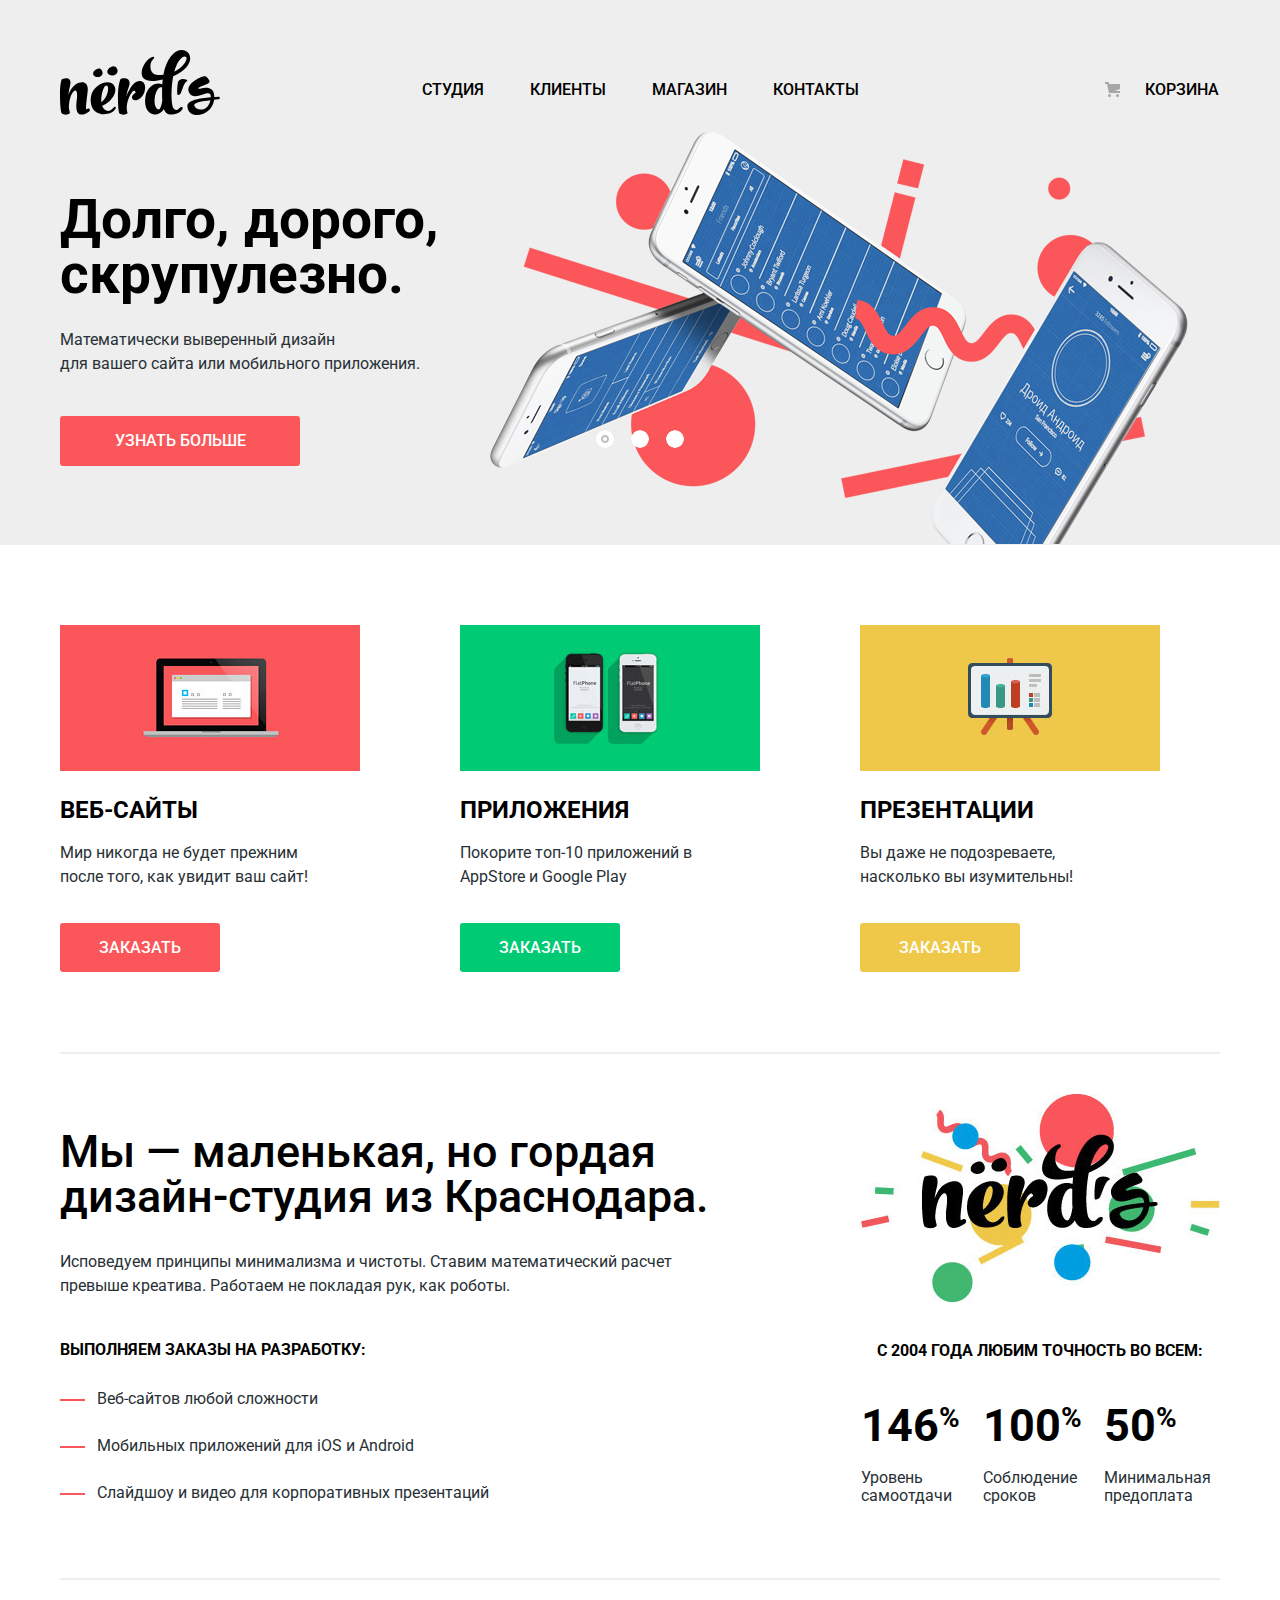
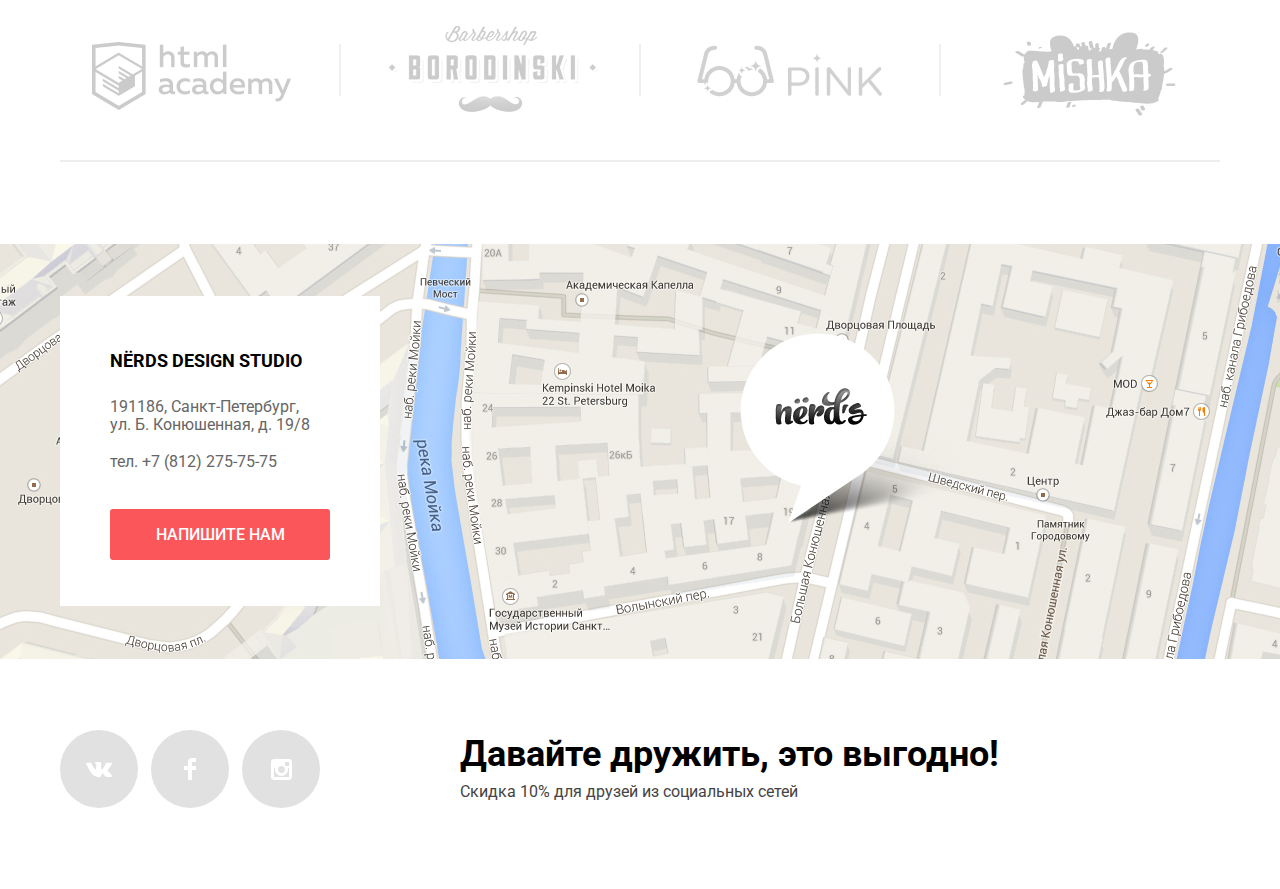
<file: index.html>
<!DOCTYPE html>
<html lang="ru">
	<head>
		<meta charset="utf-8">
		<title>HTML Academy: Нёрдс</title>
		<link href="https://fonts.googleapis.com/css?family=Roboto:400,500,700&amp;subset=cyrillic" rel="stylesheet">
		<link rel="stylesheet" href="css/normalize.css">
		<link href="css/style.min.css" rel="stylesheet">
	</head>
	<body>
		<header class="main-header">
			<nav class="main-navigation container">
				<img src="img/index_logo.svg" width="160" height="65" alt="Логотип дизайн-студии Нёрдс">
				<ul class="site-navigation">
					<li><a href="info.html">Студия</a></li>
					<li><a href="customers.html">Клиенты</a></li>
					<li><a href="shop.html">Магазин</a></li>
					<li><a href="contacts.html">Контакты</a></li>
				</ul>
				<ul class="user-navigation">
					<li>
						<a class="basket" href="basket.html">Корзина</a>
					</li>
				</ul>
			</nav>
			<section class="slider">
				<h2 class="visually-hidden">Достоинства</h2>
				<input type="radio" id="btn-1" name="toggle" checked>
				<input type="radio" id="btn-2" name="toggle">
				<input type="radio" id="btn-3" name="toggle">
				<div class="slider-controls">
					<label for="btn-1"></label>
					<label for="btn-2"></label>
					<label for="btn-3"></label>
				</div>
				<div class="slides">
					<div class="slide">
						<div class="slide-text">
							<div class="slide-title">Долго, дорого,<br>скрупулезно.</div>
							<p>
							Математически выверенный дизайн<br>
							для вашего сайта или мобильного приложения.
							</p>
							<a class="btn" href="#">Узнать больше</a>
						</div>
					</div>
					<div class="slide">
						<div class="slide-text">
							<div class="slide-title">Любим математику как никто другой</div>
							<p>
							Никакого креатива, только математические формулы для расчета идеальных пропорций.
							</p>
							<a class="btn" href="#">Узнать больше</a>
						</div>
					</div>
					<div class="slide">
						<div class="slide-text">
							<div class="slide-title">Только ночь,<br>только хардкор</div>
							<p>
							Работать днем, как все? Мы против этого.<br>
							Ближе к полуночи работа только начинается.
							</p>
							<a class="btn" href="#">Узнать больше</a>
						</div>
					</div>
				</div>
			</section>
		</header>

		<main class="container">
			<h1 class="visually-hidden">Дизайн-студия Нёрдс</h1>

				<section class="services">
					<h2 class="visually-hidden">Услуги</h2>
					<ul class="services-list">
						<li class="services-item site">
							<h3>Веб-сайты</h3>
							<p>Мир никогда не будет прежним после того, как увидит ваш сайт!</p>
							<a class="button" href="#">Заказать</a>
						</li>
						<li class="services-item application">
							<h3>Приложения</h3>
							<p>Покорите топ-10 приложений в AppStore и Google Play</p>
							<a class="button" href="#">Заказать</a>
						</li>
						<li class="services-item present">
							<h3>Презентации</h3>
							<p>Вы даже не подозреваете, насколько вы изумительны!</p>
							<a class="button" href="#">Заказать</a>
						</li>
					</ul>
				</section>

			<div class="index-columns">

				<section class="rules">
					<h2 class="visually-hidden">Принципы работы</h2>
					<b>Мы&nbsp;&mdash;&nbsp;маленькая, но гордая дизайн-студия из Краснодара.</b>
					<p>Исповедуем принципы минимализма и чистоты. Ставим математический расчет превыше креатива. Работаем не покладая рук, как роботы.</p>
					<h4>Выполняем заказы на разработку:</h4>
					<ul class="rules-work">
						<li>Веб-сайтов любой сложности</li>
						<li>Мобильных приложений для iOS и Android</li>
						<li>Слайдшоу и видео для корпоративных презентаций</li>
					</ul>
				</section>

				<section class="statistic">
					<img src="img/logo_color.jpg" width="360" height="208" alt="Логотип дизайн-студии Нёрдс">
					<h4>С 2004 года любим точность во всем:</h4>
					<table class="statistic-information">
						<tr>
							<td>146<sup>%</sup></td>
							<td>100<sup>%</sup></td>
							<td>50<sup>%</sup></td>
						</tr>
						<tr>
							<th>Уровень самоотдачи</th>
							<th>Соблюдение сроков</th>
							<th>Минимальная предоплата</th>
						</tr>
					</table>
				</section>

			</div>

			<div class="index-columns">

				<section class="partners">
					<h2 class="visually-hidden">Партнеры</h2>
					<ul class="partners-list">
						<li class="partners-item">
							<a href="https://htmlacademy.ru/intensive/htmlcss">
								<img src="img/logo_html_academy.png" width="260" height="180" alt="Логотип HTML Academy">
							</a>
						</li>
						<li class="partners-item">
							<a href="#">
								<img src="img/logo_borodinski.png" width="260" height="180" alt="Логотип барбершопа «Бородинский»">
							</a>
						</li>
						<li class="partners-item">
							<a href="#">
								<img src="img/logo_pink.png" width="260" height="180" alt="Логотип Pink">
							</a>
						</li>
						<li class="partners-item">
							<a href="#">
								<img src="img/logo_mishka.png" width="260" height="180" alt="Логотип Mishka">
							</a>
						</li>
					</ul>
				</section>

			</div>

		</main>

		<footer class="main-footer first">
			<section class="contacts">
				<div class="footer-map">
					<iframe src="https://yandex.ru/map-widget/v1/?um=constructor%3A973f37b8e18fad8cecb287490aceb77c16fa410164eb9d74e59cbac8e528ae6a&amp;lang=ru_RU&amp;scroll=true&amp;source=constructor" width="1440" height="415"></iframe>
				</div>
				<div class="container">
					<div class="footer-contacts">
						<b>Nёrds Design Studio</b>
						<p>
						191186, Санкт-Петербург,<br>
						ул. Б. Конюшенная, д. 19/8
						</p>
						<p class="mobile">
						тел. <a href="tel:+78122757575">+7 (812) 275-75-75</a>
						</p>
						<a class="button button-contacts" href="contacts.html" >Напишите нам</a>
					</div>
				</div>
			</section>
			<section class="social container">
				<div class="footer-social">
					<ul>
						<li>
							<a class="social-button" href="#">
								<span class="visually-hidden">Вконтакте</span>
								<svg xmlns="http://www.w3.org/2000/svg" width="26" height="15" viewBox="0 0 26 15">
									<path fill="#FFF" d="M16.138 11.51c.956-.309 2.18 2.04 3.483 2.939.978.681 1.727.534 1.727.534l3.473-.05s1.815-.112.957-1.554c-.071-.12-.503-1.069-2.585-3.022-2.177-2.043-1.882-1.712.739-5.244 1.597-2.153 2.236-3.468 2.036-4.028-.192-.539-1.365-.399-1.365-.399L20.69.713c-.381.001-.704.119-.851.515-.003.004-.621 1.666-1.445 3.079-1.741 2.989-2.436 3.148-2.724 2.961-.661-.433-.494-1.737-.494-2.664 0-2.897.432-4.105-.846-4.417-.427-.104-.739-.172-1.828-.182-1.392-.021-2.574 0-3.244.329-.445.223-.786.712-.579.74.26.035.843.16 1.155.586.401.552.389 1.789.389 1.789s.229 3.411-.54 3.834c-.528.29-1.25-.302-2.803-3.016-.793-1.388-1.392-2.922-1.392-2.922s-.116-.285-.326-.441c-.25-.185-.6-.244-.6-.244L.848.684S.29.7.085.946c-.182.218-.015.668-.015.668s2.909 6.881 6.203 10.347c3.02 3.182 6.452 2.971 6.452 2.971h1.555s.469-.054.709-.312c.224-.24.214-.691.214-.691s-.031-2.109.935-2.419z">
									</path>
								</svg>
							</a>
						</li>
						<li>
							<a class="social-button" href="#">
								<span class="visually-hidden">Фейсбук</span>
								<svg xmlns="http://www.w3.org/2000/svg" width="12" height="22" viewBox="0 0 12 22">
									<path fill="#FFF" d="M12 4V0H8a4 4 0 0 0-4 4v4H0v4h4v10h4V12h4V8H8V4h4z">
									</path>
								</svg>
							</a>
						</li>
						<li>
							<a class="social-button" href="#">
								<span class="visually-hidden">Инстаграм</span>
								<svg xmlns="http://www.w3.org/2000/svg" width="21" height="21" viewBox="0 0 21 21">
									<path fill="#FFF" d="M18 0H3C1.35 0 0 1.35 0 3v15c0 1.65 1.35 3 3 3h15c1.65 0 3-1.35 3-3V3c0-1.65-1.35-3-3-3zm-7.5 7c1.93 0 3.5 1.57 3.5 3.5S12.43 14 10.5 14 7 12.43 7 10.5 8.57 7 10.5 7zM18 18H3V9h1.181A6.504 6.504 0 0 0 4 10.5a6.5 6.5 0 1 0 13 0 6.45 6.45 0 0 0-.181-1.5H18v9zm0-11h-4V3h4v4z">
									</path>
								</svg>
							</a>
						</li>
					</ul>
				</div>
				<div class="footer-social-slogan">
					<b>Давайте дружить, это выгодно!</b>
					<p>Скидка 10% для друзей из социальных сетей</p>
				</div>
			</section>
		</footer>

		<section class="modal modal-write-us">
			<h2>Напишите нам</h2>
			<form class="write-us-form" action="https://echo.htmlacademy.ru" method="post">
				<p class="write-us-item">
					<label for="write-us-name">Ваше имя:</label>
					<input id="write-us-name" type="text" name="login" value="" placeholder="Представьтесь, пожалуйста">
				</p>
				<p class="write-us-item">
					<label for="write-us-mail">Ваш e-mail:</label>
					<input id="write-us-mail" type="email" name="mail" value="" placeholder="Для отправки ответа">
				</p>
				<p class="write-us-item-text">
					<label for="text-field">Текст письма:</label>
					<textarea name="text" id="text-field" rows="5" placeholder="В свободной форме"></textarea>
				</p>
				<button class="button" type="submit">Отправить</button>
			</form>
			<button class="modal-close" type="button"><span class="visually-hidden">Закрыть</span></button>
		</section>

		<script src="js/script.min.js"></script>

	</body>
</html>
</file>
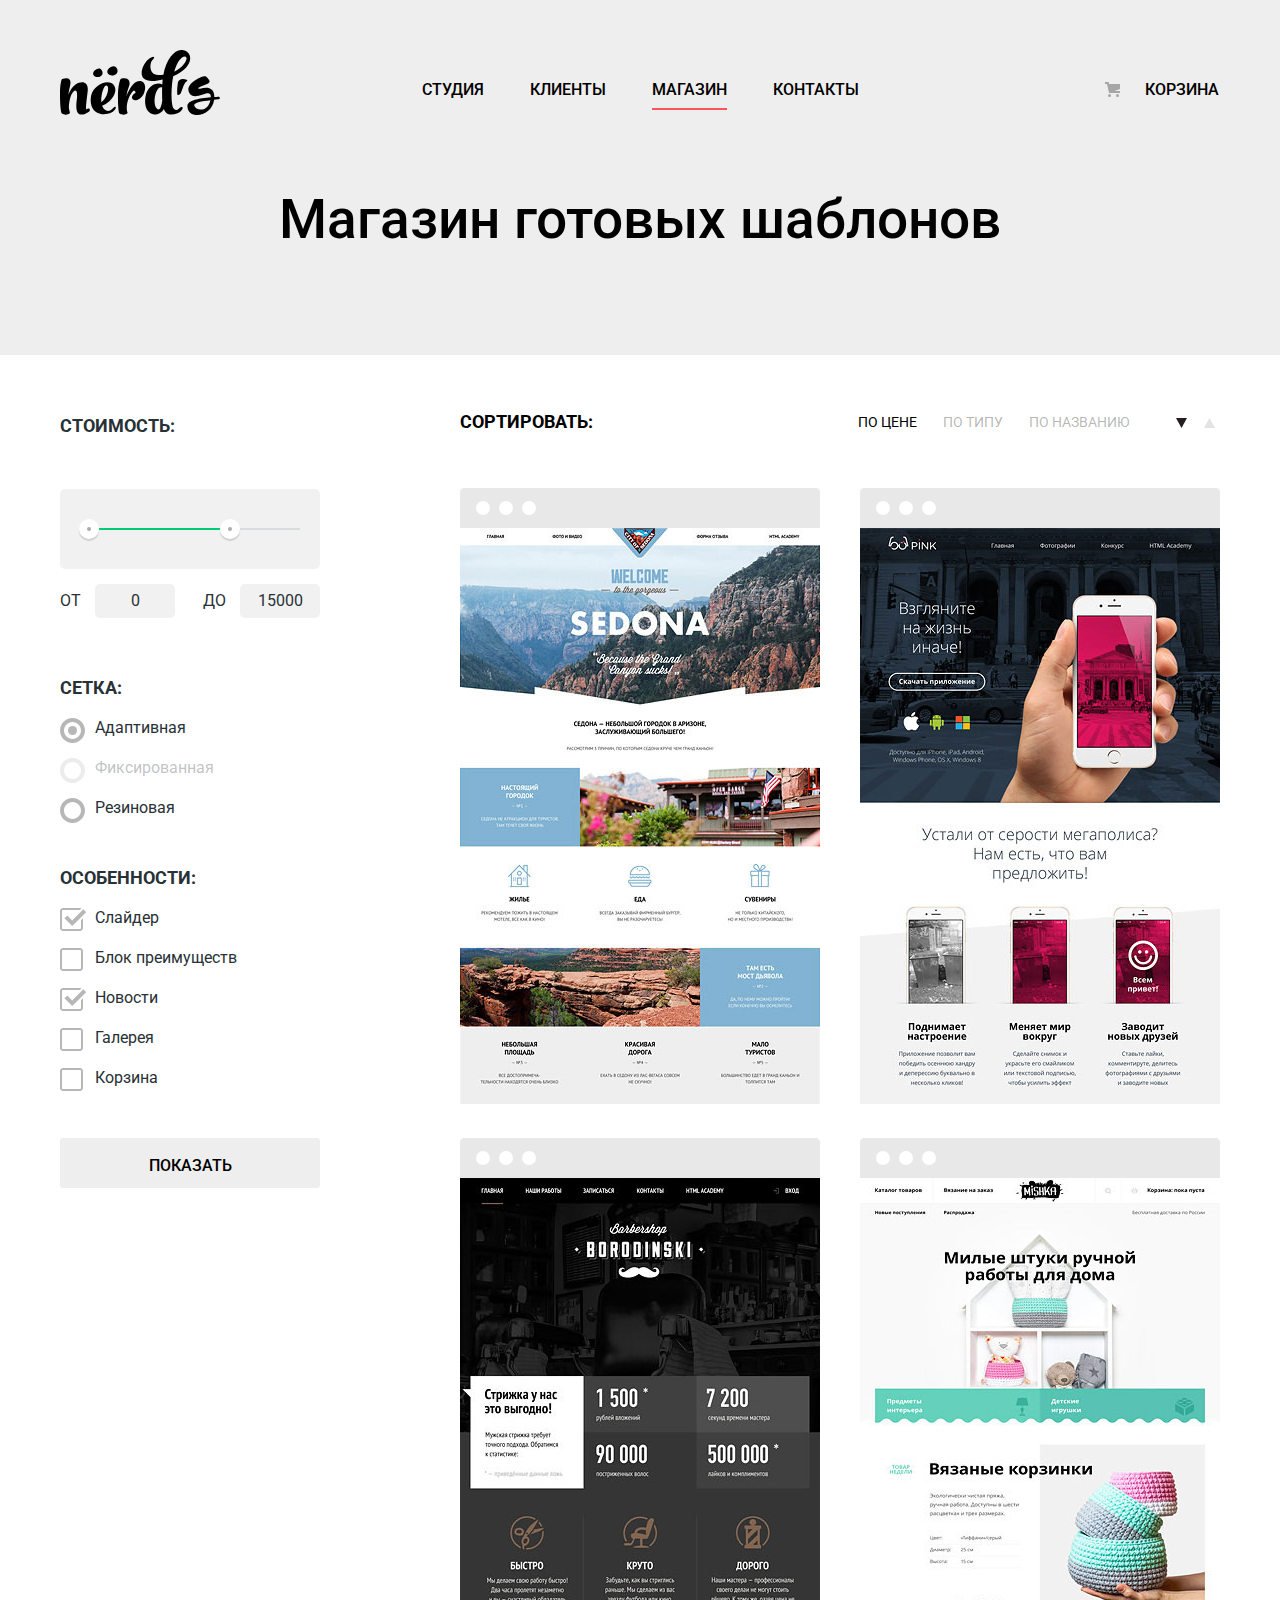
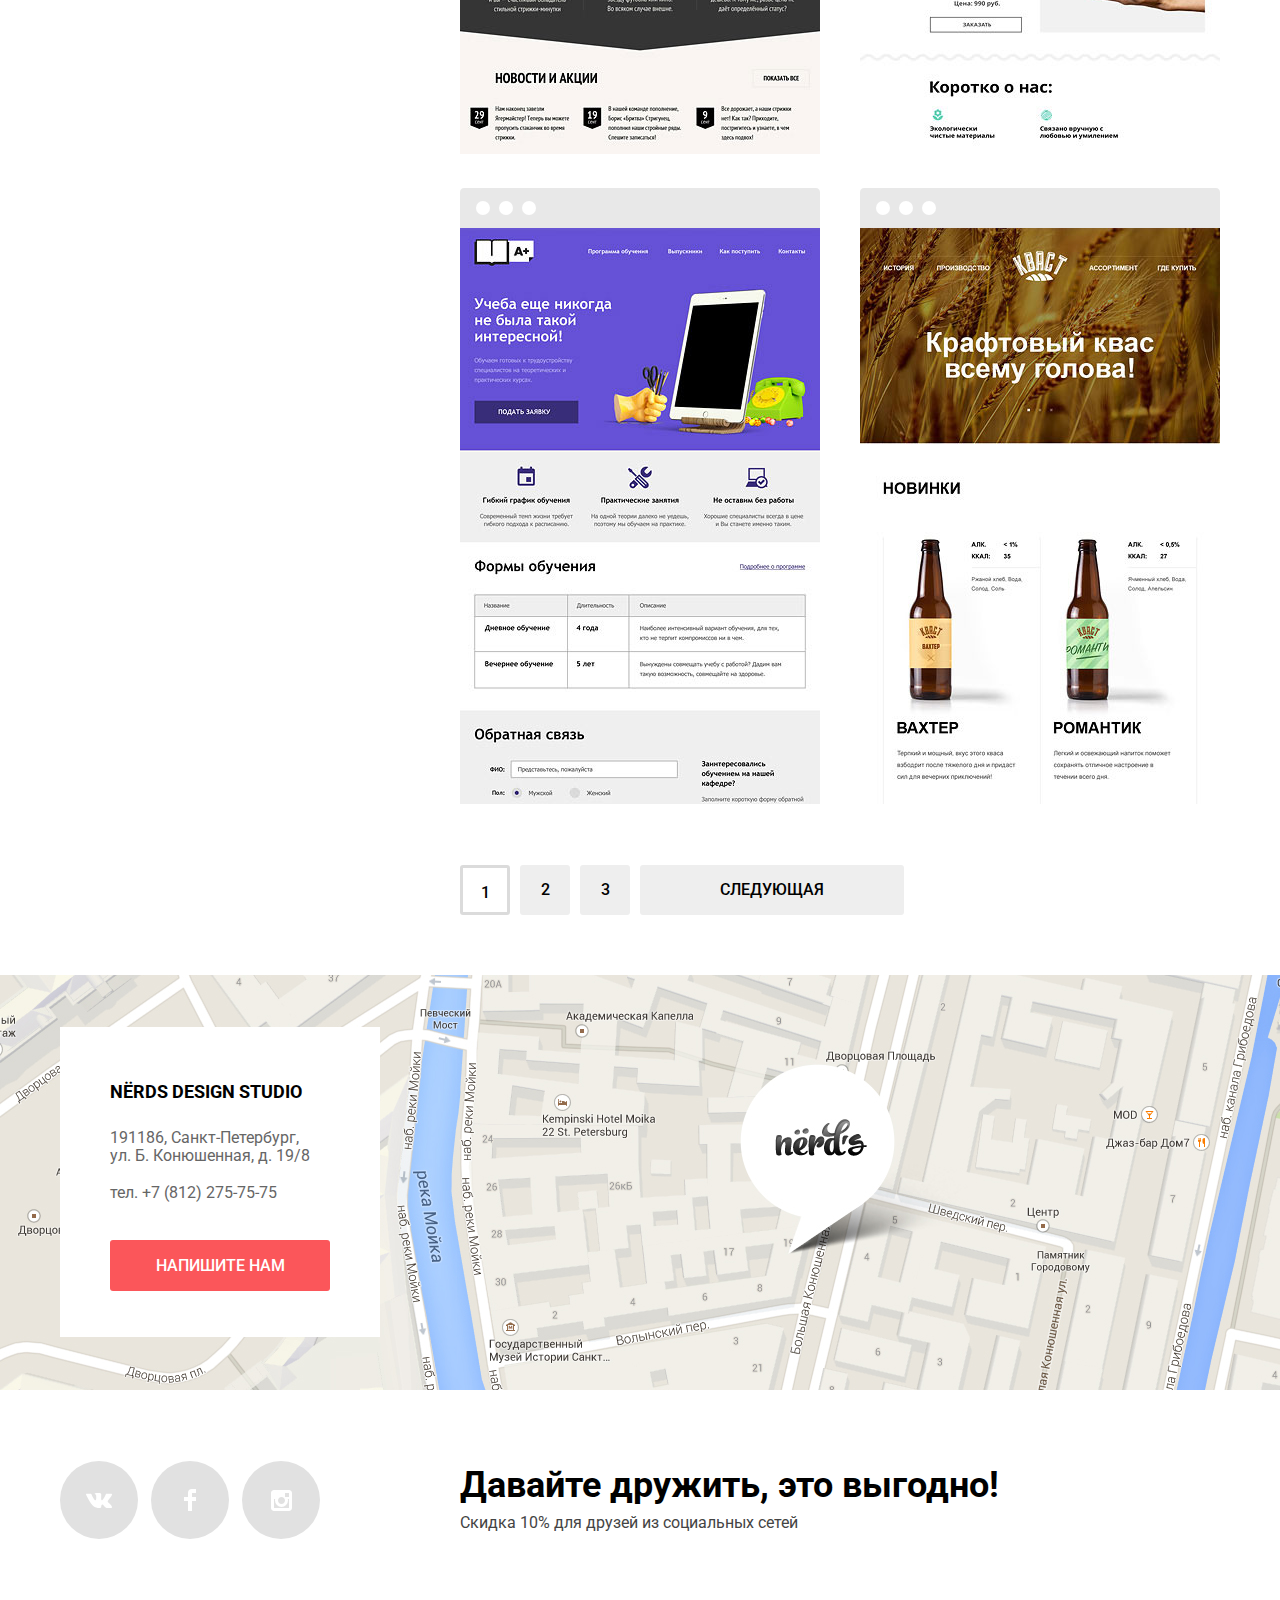
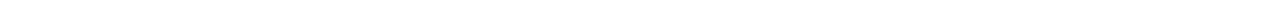
<file: shop.html>
<!DOCTYPE html>
<html lang="ru">
	<head>
		<meta charset="utf-8">
		<title>HTML Academy: Нёрдс</title>
		<link href="https://fonts.googleapis.com/css?family=Roboto:400,500,700&amp;subset=cyrillic" rel="stylesheet">
		<link rel="stylesheet" href="css/normalize.css">
		<link href="css/style.min.css" rel="stylesheet">
	</head>
	<body>
		<header class="main-header">
			<nav class="main-navigation container">
				<a class="logo" href="index.html">
					<img src="img/index_logo.svg" width="160" height="65" alt="Логотип дизайн-студии Нёрдс">
				</a>
				<ul class="site-navigation">
					<li><a href="info.html">Студия</a></li>
					<li><a href="customers.html">Клиенты</a></li>
					<li class="site-navigation-current"><a>Магазин</a></li>
					<li><a href="contacts.html">Контакты</a></li>
				</ul>
				<ul class="user-navigation">
					<li>
						<a class="basket" href="basket.html">Корзина</a>
					</li>
				</ul>
			</nav>
		</header>

		<main>
			<div class="grey">
				<h1>Магазин готовых шаблонов</h1>
			</div>
			<div class="inner container">
				<section class="filters">
					<h2 class="visually-hidden">Фильтр товаров</h2>
					<form class="filter" method="get" action="http://echo.htmlacademy.ru">
						<fieldset>
							<legend>Стоимость:</legend>
							<div class="range-filter">
								<div class="range-controls">
									<div class="scale">
										<div class="bar" style="margin-left: 7%; width: 57%"></div>
									</div>
									<div class="toggle toggle-min"></div>
									<div class="toggle toggle-max"></div>
								</div>
								<div class="price-controls">
									<label class="min-price">от <input name="min-price" type="text" value="0"></label>
									<label class="max-price">до <input name="max-price" type="text" value="15000"></label>
								</div>
							</div>
						</fieldset>
						<fieldset>
							<legend>Сетка:</legend>
							<ul class="filter-option">
								<li>
									<input class="filter-input filter-input-radio" id="filter-adaptation" type="radio" name="grid" value="adaptation" checked>
									<label for="filter-adaptation" tabindex="0">Адаптивная</label>
								</li>
								<li>
									<input class="filter-input filter-input-radio" id="filter-fixed" type="radio" name="grid" value="fixed" disabled>
									<label for="filter-fixed" tabindex="0">Фиксированная</label>
								</li>
								<li>
									<input class="filter-input filter-input-radio" id="filter-stretchy" type="radio" name="grid" value="stretchy">
									<label for="filter-stretchy" tabindex="0">Резиновая</label>
								</li>
							</ul>
						</fieldset>
						<fieldset>
							<legend>Особенности:</legend>
							<ul class="filter-option">
								<li>
									<input class="filter-input filter-input-checkbox" id="filter-slider" type="checkbox" name="slider" checked>
									<label for="filter-slider" tabindex="0">Слайдер</label>
								</li>
								<li>
									<input class="filter-input filter-input-checkbox" id="filter-advantages" type="checkbox" name="advantages">
									<label for="filter-advantages" tabindex="0">Блок преимуществ</label>
								</li>
								<li>
									<input class="filter-input filter-input-checkbox" id="filter-news" type="checkbox" name="news" checked>
									<label for="filter-news" tabindex="0">Новости</label>
								</li>
								<li>
									<input class="filter-input filter-input-checkbox" id="filter-gallery" type="checkbox" name="gallery">
									<label for="filter-gallery" tabindex="0">Галерея</label>
								</li>
								<li>
									<input class="filter-input filter-input-checkbox" id="filter-basket" type="checkbox" name="basket">
									<label for="filter-basket" tabindex="0">Корзина</label>
								</li>
							</ul>
						</fieldset>
						<button type="submit" class="filter-button button">Показать</button>
					</form>
				</section>

				<section class="catalog">
					<h2 class="visually-hidden">Список шаблонов сайтов</h2>
					<div class="sorting">
						<b>Сортировать:</b>
						<a class="sorting-current">по цене</a>
						<a href="#">по типу</a>
						<a href="#">по названию</a>
						<button class="sorting-down sorting-current" type="button"><span class="visually-hidden">По убыванию</span></button>
						<button class="sorting-up" type="button"><span class="visually-hidden">По возрастанию</span></button>
					</div>
					<ul class="catalog-list">
						<li class="catalog-item">
							<span></span>
							<img src="img/sedona_preview.jpg" width="360" height="576" alt="шаблон сайта Sedona">
							<div class="catalog-buy-item">
								<h3><a href="#">Sedona</a></h3>
								<p>
								Информационный сайт для туристов
								</p>
								<p class="button button-price">9 900 руб.</p>
							</div>
						</li>
						<li class="catalog-item">
							<span></span>
							<img src="img/pink_app_preview.jpg" width="360" height="576" alt="шаблон сайта Pink App">
							<div class="catalog-buy-item">
								<h3><a href="#">Pink</a></h3>
								<p>Продуктовый лендинг приложения для iOS и Android</p>
								<p class="button button-price">9 900 руб.</p>
							</div>
						</li>
						<li class="catalog-item">
							<span></span>
							<img src="img/barbershop_preview.jpg" width="360" height="576" alt="шаблон сайта Barbershop">
							<div class="catalog-buy-item">
								<h3><a href="#">Barbershop</a></h3>
								<p>Сайт салоны красоты. Для мужчин, да.
								</p>
								<p class="button button-price">9 900 руб.</p>
							</div>
						</li>
						<li class="catalog-item">
							<span></span>
							<img src="img/mishka_preview.jpg" width="360" height="576" alt="шаблон сайта Mishka">
							<div class="catalog-buy-item">
								<h3><a href="#">Mishka</a></h3>
								<p>
								Интернет-магазин вязанных игрушек
								</p>
								<p class="button button-price">9 900 руб.</p>
							</div>
						</li>
						<li class="catalog-item">
							<span></span>
							<img src="img/a_plus_preview.jpg" width="360" height="576" alt="шаблон сайта A Plus">
							<div class="catalog-buy-item">
								<h3><a href="#">A Plus</a></h3>
								<p>
								Лендинг курсов повышения квалификации
								</p>
								<p class="button button-price">9 900 руб.</p>
							</div>
						</li>
						<li class="catalog-item">
							<span></span>
							<img src="img/kvast_preview.jpg" width="360" height="576" alt="шаблон сайта Кваст">
							<div class="catalog-buy-item">
								<h3><a href="#">Кваст</a></h3>
								<p>
								Промо-сайт производителя крафтового кваса
								</p>
								<p class="button button-price">9 900 руб.</p>
							</div>
						</li>
					</ul>
					<ul class="pagination-list">
						<li class="pagination-item-current"><a>1</a></li>
						<li><a href="#">2</a></li>
						<li><a href="#">3</a></li>
						<li class="next"><a href="#">Следующая</a></li>
					</ul>
				</section>
			</div>
		</main>

		<footer class="main-footer">
			<section class="contacts">
				<div class="footer-map">
					<iframe src="https://yandex.ru/map-widget/v1/?um=constructor%3A973f37b8e18fad8cecb287490aceb77c16fa410164eb9d74e59cbac8e528ae6a&amp;lang=ru_RU&amp;scroll=true&amp;source=constructor" width="1440" height="415"></iframe>
				</div>
				<div class="container">
					<div class="footer-contacts">
						<b>Nёrds Design Studio</b>
						<p>
						191186, Санкт-Петербург,<br>
						ул. Б. Конюшенная, д. 19/8
						</p>
						<p class="mobile">
						тел. <a href="tel:+78122757575">+7 (812) 275-75-75</a>
						</p>
						<a class="button button-contacts" href="contacts.html">Напишите нам</a>
					</div>
				</div>
			</section>
			<section class="social container">
				<div class="footer-social">
					<ul>
						<li>
							<a class="social-button" href="#">
								<span class="visually-hidden">Вконтакте</span>
								<svg xmlns="http://www.w3.org/2000/svg" width="26" height="15" viewBox="0 0 26 15">
									<path fill="#FFF" d="M16.138 11.51c.956-.309 2.18 2.04 3.483 2.939.978.681 1.727.534 1.727.534l3.473-.05s1.815-.112.957-1.554c-.071-.12-.503-1.069-2.585-3.022-2.177-2.043-1.882-1.712.739-5.244 1.597-2.153 2.236-3.468 2.036-4.028-.192-.539-1.365-.399-1.365-.399L20.69.713c-.381.001-.704.119-.851.515-.003.004-.621 1.666-1.445 3.079-1.741 2.989-2.436 3.148-2.724 2.961-.661-.433-.494-1.737-.494-2.664 0-2.897.432-4.105-.846-4.417-.427-.104-.739-.172-1.828-.182-1.392-.021-2.574 0-3.244.329-.445.223-.786.712-.579.74.26.035.843.16 1.155.586.401.552.389 1.789.389 1.789s.229 3.411-.54 3.834c-.528.29-1.25-.302-2.803-3.016-.793-1.388-1.392-2.922-1.392-2.922s-.116-.285-.326-.441c-.25-.185-.6-.244-.6-.244L.848.684S.29.7.085.946c-.182.218-.015.668-.015.668s2.909 6.881 6.203 10.347c3.02 3.182 6.452 2.971 6.452 2.971h1.555s.469-.054.709-.312c.224-.24.214-.691.214-.691s-.031-2.109.935-2.419z">
									</path>
								</svg>
							</a>
						</li>
						<li>
							<a class="social-button" href="#">
								<span class="visually-hidden">Фейсбук</span>
								<svg xmlns="http://www.w3.org/2000/svg" width="12" height="22" viewBox="0 0 12 22">
									<path fill="#FFF" d="M12 4V0H8a4 4 0 0 0-4 4v4H0v4h4v10h4V12h4V8H8V4h4z">
									</path>
								</svg>
							</a>
						</li>
						<li>
							<a class="social-button" href="#">
								<span class="visually-hidden">Инстаграм</span>
								<svg xmlns="http://www.w3.org/2000/svg" width="21" height="21" viewBox="0 0 21 21">
									<path fill="#FFF" d="M18 0H3C1.35 0 0 1.35 0 3v15c0 1.65 1.35 3 3 3h15c1.65 0 3-1.35 3-3V3c0-1.65-1.35-3-3-3zm-7.5 7c1.93 0 3.5 1.57 3.5 3.5S12.43 14 10.5 14 7 12.43 7 10.5 8.57 7 10.5 7zM18 18H3V9h1.181A6.504 6.504 0 0 0 4 10.5a6.5 6.5 0 1 0 13 0 6.45 6.45 0 0 0-.181-1.5H18v9zm0-11h-4V3h4v4z">
									</path>
								</svg>
							</a>
						</li>
					</ul>
				</div>
				<div class="footer-social-slogan">
					<b>Давайте дружить, это выгодно!</b>
					<p>Скидка 10% для друзей из социальных сетей</p>
				</div>
			</section>
		</footer>

		<section class="modal modal-write-us">
			<h2>Напишите нам</h2>
			<form class="write-us-form" action="https://echo.htmlacademy.ru" method="post">
				<p class="write-us-item">
					<label for="write-us-name">Ваше имя:</label>
					<input id="write-us-name" type="text" name="login" value="" placeholder="Представьтесь, пожалуйста">
				</p>
				<p class="write-us-item">
					<label for="write-us-mail">Ваш e-mail:</label>
					<input id="write-us-mail" type="email" name="mail" value="" placeholder="Для отправки ответа">
				</p>
				<p class="write-us-item-text">
					<label for="text-field">Текст письма:</label>
					<textarea name="text" id="text-field" rows="6" placeholder="В свободной форме"></textarea>
				</p>
				<button class="button" type="submit">Отправить</button>
			</form>
			<button class="modal-close" type="button"><span class="visually-hidden">Закрыть</span></button>
		</section>

		<script src="js/script.min.js"></script>

	</body>
</html>
</file>
<file: css/style.min.css>
.basket::before,.slider-controls label{background-repeat:no-repeat;background-position:0 0}.slide,.slider{min-height:415px}.btn:active,.button:active{box-shadow:0 3px 0 rgba(0,1,1,.1) inset}.button-contacts,.mobile a,.slide .btn,a{text-decoration:none}body,html{margin:0;padding:0;font-family:Roboto,Arial,sans-serif;font-size:16px;line-height:24px;font-weight:400;color:#283136;background-color:#fff}.button button,.slide .btn,.slider input{font-family:inherit}img{max-width:100%;height:auto}.visually-hidden:not(:focus):not(:active),input[type=checkbox].visually-hidden,input[type=radio].visually-hidden{position:absolute;width:1px;height:1px;margin:-1px;border:0;padding:0;white-space:nowrap;clip-path:inset(100%);clip:rect(0 0 0 0);overflow:hidden}.main-header{padding-top:50px;background-color:#eee}.main-navigation{display:flex;flex-direction:row;align-items:flex-start;font-size:16px;line-height:30px;font-weight:500;color:#000;text-transform:uppercase}.container h1,.slide-title{font-size:55px;line-height:55px}.logo:focus,.logo:hover{opacity:.8}.logo:active{opacity:.3}.site-navigation,.user-navigation{list-style:none;margin:0;padding:0}.site-navigation{display:flex;flex-wrap:wrap;width:660px;padding-left:179px}.user-navigation{display:flex;max-width:160px;margin-left:auto}.site-navigation-current{position:relative}.site-navigation-current:after{content:"";position:absolute;display:block;bottom:20px;left:23px;right:23px;border-bottom:2px solid #fb565a}.site-navigation a,.user-navigation a{display:block;padding:25px 23px;vertical-align:middle;color:#000}.site-navigation a[href]:focus,.site-navigation a[href]:hover,.user-navigation a[href]:focus,.user-navigation a[href]:hover{color:#fb565a}.site-navigation a[href]:active,.user-navigation a[href]:active{color:rgba(0,0,0,.3)}.user-navigation .basket{position:relative;padding-left:85px}.basket::before{content:"";position:absolute;top:31.5px;left:45px;width:15px;height:15px;background-image:url(../img/cart-icon.svg)}.container{width:1160px;margin:0 auto;padding:0 20px}.container h1{font-weight:500;color:#000;background-color:#eee;text-align:center}.slider{position:relative;width:1160px;margin:0 auto 80px}.slider input[type=radio]{position:absolute;opacity:0}.slider-controls{position:absolute;bottom:105px;left:50%;width:200px;height:10px;margin-left:-100px;text-align:center;z-index:1000}.slider-controls label{display:inline-block;margin:0 6.5px;vertical-align:top;border-radius:50%;cursor:pointer;background-image:url(../img/radio_out_slider.png);width:18px;height:18px}#btn-1:checked~.slider-controls label[for=btn-1],#btn-2:checked~.slider-controls label[for=btn-2],#btn-3:checked~.slider-controls label[for=btn-3]{background-image:url(../img/radio_in_slider.png);width:18px;height:18px;background-repeat:no-repeat;background-position:0 0}.slide{top:0;left:0;width:100%;overflow:hidden}.slide-text{width:560px;padding:62px 0;color:#283136}.slide-title{font-weight:700;color:#000;padding-bottom:10px}.button,.slide .btn{font-size:16px;line-height:18px;text-align:center;text-transform:uppercase}.button,.grey h1,.slide .btn{font-weight:500}.slide .btn{display:block;width:240px;padding:16px 0;margin-top:40px;color:#fff;background:#fb565a;border-radius:3px}.btn:focus,.btn:hover{background-color:#e74246}.btn:active{background-color:#d7373b;color:rgba(255,255,255,.3)}.slide:nth-child(1){background-image:url(../img/nerds_index_slide1.png);background-repeat:no-repeat;background-position:99% -17px}.slide:nth-child(2){background-image:url(../img/nerds_index_slide2.png);background-repeat:no-repeat;background-position:99% 10px}.slide:nth-child(3){background-image:url(../img/nerds_index_slide3.png);background-repeat:no-repeat;background-position:99% 0}.slide{display:none}#btn-1:checked~.slides .slide:nth-child(1),#btn-2:checked~.slides .slide:nth-child(2),#btn-3:checked~.slides .slide:nth-child(3){display:block}.button{display:inline-block;vertical-align:middle;color:#fff;border:none;border-radius:3px;background-color:#fb565a}.index-columns,.services{border-bottom:2px solid #eee}.button:focus,.button:hover{background-color:#e74246}.button:active{background-color:#d7373b;color:rgba(255,255,255,.3)}.filter-button,.grey{background-color:#eee}.inner{display:flex;flex-wrap:wrap}.grey{text-align:center;margin:0;padding:0;height:225px;width:100%}.grey h1{font-size:55px;line-height:55px;color:#000;padding:62px 1px 0 0;margin:0}.index-columns{display:flex;justify-content:space-between}.services{width:1160px;padding-bottom:80px}.services-list{display:flex;flex-direction:row;justify-content:flex-start;margin:0;padding:0;list-style:none}.services-item{width:300px;text-align:left}.services-item:not(.site){margin-left:100px}.services-item h3{margin:0;padding-top:170px;padding-bottom:16px;font-size:24px;line-height:30px;font-weight:700;color:#000;text-transform:uppercase}.services-item p{margin:0;padding:0 0 34px;width:260px}.site{background:url(../img/illustration1.jpg),linear-gradient(#ff595d 146px,transparent 146px);background-position:top center;background-repeat:no-repeat}.application{background:url(../img/illustration2.jpg),linear-gradient(#00ca74 146px,transparent 146px);background-position:top center;background-repeat:no-repeat}.application .button,.present .button,.site .button{display:block;width:160px;padding:15.5px 0;font-size:16px;color:#fff;text-transform:uppercase;text-align:center;text-decoration:none;border-radius:3px}.application .button{background-color:#00ca74}.application .button:focus,.application .button:hover{background-color:#00bc6c}.application .button:active{background-color:#00aa62;color:rgba(255,255,255,.3)}.present{background:url(../img/illustration3.jpg),linear-gradient(#efc849 146px,transparent 146px);background-position:top center;background-repeat:no-repeat}.present .button{background-color:#efc84a}.present .button:focus,.present .button:hover{background-color:#eab534}.present .button:active{background-color:#e5a722;color:rgba(255,255,255,.3)}.rules{width:660px;padding:0;margin-bottom:50px}.rules b{display:inline-block;font-size:45px;line-height:45px;font-weight:500;color:#000;margin:0;padding-top:75px;padding-bottom:15px}.rules-work{list-style:none;padding:0;margin:25px 0 0}.rules-work li{position:relative;padding-left:37px;padding-bottom:23px}.rules-work li::before{content:"";position:absolute;top:12px;left:0;width:25px;height:2px;background-image:url(../img/bullit.png);background-repeat:no-repeat;background-position:0 0}.partners-list li:nth-child(1),.partners-list li:nth-child(2),.partners-list li:nth-child(3),.statistic sup{position:relative}.rules p{padding-bottom:10px}.rules h4,.statistic h4{color:#000;text-transform:uppercase;padding:0;margin-top:30px}.statistic{width:360px;padding-top:40px;margin-bottom:53px}.statistic h4{text-align:center}.statistic-information{border:none;border-collapse:collapse}.statistic-information td{font-size:45px;font-weight:700;color:#000;padding-top:30px;padding-right:18px;margin:0}.statistic-information th{font-size:16px;line-height:18px;font-weight:400;color:#283136;text-align:left;margin:0;padding:30px 0 0 1px}.index-columns .partners,.partners{padding:0}.statistic sup{font-size:63%;line-height:0;vertical-align:baseline}.partners{margin:0;height:180px;width:1160px}.partners-list{list-style:none;display:flex;justify-content:space-between;margin:0;padding:0}.partners-list li:nth-child(1)::after,.partners-list li:nth-child(2)::after,.partners-list li:nth-child(3)::after{content:"";position:absolute;width:2px;height:52px;background-color:#efefef;right:-21px;top:64px}.partners-item a{list-style:none;opacity:.2}.partners-item a:focus,.partners-item a:hover{opacity:1}.partners-item a:active{opacity:.1}.filters{width:260px;padding:56px 0 0;margin:0}.filter{padding:0;margin:0}.range-filter{width:260px;margin:0;padding:33px 0 55px}.range-controls{position:relative;height:41px;padding-top:39px;padding-right:20px;padding-left:20px;margin-bottom:15px;border-radius:5px;background:#f1f1f1}.range-controls .scale{height:2px;background:#d7dcde}.range-controls .bar{width:70%;height:2px;background:#00ca74}.range-controls .toggle{position:absolute;top:30px;left:0;width:4px;height:4px;cursor:pointer;border:8px solid #fff;border-radius:50%;background:#ababab;box-shadow:0 2px 1px 0 #cfcfcf}.button-contacts:active,.filter-button:active,.pagination-list a:active[href],.social-button:active{box-shadow:0 3px 0 rgba(0,1,1,.1) inset}.range-controls .toggle-min{left:19px}.range-controls .toggle-max{left:160px}.price-controls{font-size:0}.price-controls label{font-size:16px;display:inline-block;width:50%;text-transform:uppercase}.max-price{text-align:right}.price-controls input{font-family:Roboto,Arial,sans-serif;font-size:16px;width:60px;margin-left:10px;padding:8px 10px;text-align:center;color:#283136;border:none;border-radius:5px;background:#f1f1f1}.filter button,.filter input,.modal h2,.sorting button,.write-us-form button,.write-us-form input,.write-us-item-text textarea{font-family:inherit}.filter fieldset{border:none;padding:0;margin:0}.filter legend{font-size:18px;line-height:30px;font-weight:700;text-transform:uppercase;margin:0;padding:0 0 15px}.filter .filter-option{list-style:none;font-size:16px;font-weight:400;line-height:20px;margin:0;padding:0 0 25px}.filter-input{font:inherit;color:#283136}.filter label:hover{color:#000}.filter-input:disabled+label{color:rgba(40,49,54,.3)}.filter-option li{padding:0 0 20px;margin:0}.filter-option input[type=checkbox],.filter-option input[type=radio]{display:none}.filter-option label{position:relative;padding-left:35px}.filter-option input[type=radio]+label::before{content:"";position:absolute;display:block;padding:0;margin:0;vertical-align:top;cursor:pointer;background-image:url(../img/radio_off.svg);width:25px;height:25px;background-repeat:no-repeat;background-position:0 0;opacity:.4}.filter-option input[type=radio]:checked+label::before{content:"";position:absolute;display:block;padding:0;margin:0;vertical-align:top;cursor:pointer;background-image:url(../img/radio_on.svg);width:25px;height:25px;background-repeat:no-repeat;background-position:0 0;opacity:.4}.filter-option input[type=checkbox]+label::before,.filter-option input[type=checkbox]:checked+label::before{content:"";position:absolute;display:block;padding:0;margin:0;vertical-align:top;cursor:pointer;width:27px;height:23px;opacity:.4;background-position:0 0;background-repeat:no-repeat}.filter-option input[type=checkbox]+label::before{background-image:url(../img/checkbox-off.svg)}.filter-option input[type=checkbox]:checked+label::before{background-image:url(../img/checkbox-on.svg)}.catalog-buy-item .button-price,.filter-button,.pagination-list a{text-align:center;vertical-align:middle}.filter-option input[type=checkbox]:disabled+label::before,.filter-option input[type=radio]:disabled+label::before{opacity:.1}.filter-option input[type=checkbox]+label:hover::before,.filter-option input[type=checkbox]:checked+label:hover::before,.filter-option input[type=radio]+label:hover::before,.filter-option input[type=radio]:checked+label:hover::before{opacity:1}.filter-option input[type=checkbox]:disabled+label:hover::before,.filter-option input[type=radio]:disabled+label:hover::before{opacity:.1;cursor:default}.filter button{outline:0}.filter-button{display:inline-block;width:260px;height:50px;color:#000;font-size:16px;line-height:18px;font-weight:500;padding:5px 0 0;margin:5px 0 0;border:none}.filter-button:focus,.filter-button:hover{background-color:#dfdfdf}.filter-button:active{background-color:#d5d5d5;color:rgba(0,0,0,.3);outline:0}.sorting{display:flex;flex-direction:row;padding:0 0 30px;margin:0}.sorting button{border:none;background-color:transparent;margin-top:5px;opacity:.12;outline:0}.sorting-down{background-image:url(../img/icon_down_dir.svg);background-position:0 0;background-repeat:no-repeat;margin-left:20px}.sorting-up{background-image:url(../img/icon_up_dir.svg);background-position:0 0;background-repeat:no-repeat;margin-left:16px}.sorting-down:focus,.sorting-down:hover,.sorting-up:focus,.sorting-up:hover{opacity:.6}.sorting-down.sorting-current,.sorting-down:active,.sorting-up:active{opacity:1}.sorting b{font-size:18px;line-height:18px;font-weight:700;color:#000;text-transform:uppercase;margin-right:265px}.sorting a{display:inline-block;font-size:14px;line-height:18px;font-weight:400;color:rgba(0,0,0,.3);text-transform:uppercase;margin-right:26px}@media screen and (-ms-high-contrast:active),(-ms-high-contrast:none){.sorting a{letter-spacing:-.02em}}.sorting a.sorting-current,.sorting-current{color:rgba(0,0,0,1)}.sorting a[href]:focus,.sorting a[href]:hover{color:rgba(0,0,0,.6)}.catalog-buy-item a,.sorting a[href]:active{color:#000}.catalog{display:flex;flex-direction:column;width:760px;padding:58px 0 0;margin:0 0 0 auto}.catalog-list{list-style:none;display:flex;flex-wrap:wrap;justify-content:space-between;align-items:stretch;padding:0;margin:0}.catalog-item{position:relative;width:360px;margin:27px 0 0;padding:0}.catalog-item:nth-child(odd){margin-right:20px}.catalog-item span{position:absolute;width:360px;height:40px;background-image:url(../img/browser.svg);background-position:0 0;background-repeat:no-repeat;left:0;top:0;opacity:.12}.catalog-item img{padding:40px 0 0;height:576px;margin:0}.catalog-buy-item{display:none;position:absolute;min-height:231px;background-color:#eee;text-align:center;bottom:6px;left:0;right:0}.catalog-item:hover .catalog-buy-item{display:block;opacity:1}.catalog-item:hover span{opacity:1}.catalog-buy-item h3{font-size:18px;line-height:30px;font-weight:700;color:#000;padding:0;margin:26px 0 0;text-transform:uppercase}.catalog-buy-item p{font-size:16px;line-height:18px;font-weight:400;margin:13px auto 0;padding:0;width:200px}.catalog-buy-item .button-price{display:inline-block;width:200px;height:32px;font-size:16px;line-height:18px;font-weight:500;border:none;background-color:#fb565a;border-radius:3px;color:#fff;margin-top:31px;padding-top:20px}.pagination-list{list-style:none;display:flex;flex-direction:row;width:460px;padding:54px 0 0;margin:0}.pagination-list li{padding:0;margin:0 10px 0 0}.pagination-list .next a{padding:0 80px}.pagination-list a{display:inline-block;font-size:16px;font-weight:500;height:50px;min-width:25px;color:#000;background-color:#eee;border-radius:3px;padding:0 12.5px;line-height:50px;text-transform:uppercase}.pagination-list a:focus[href],.pagination-list a:hover[href]{background-color:#dfdfdf}.pagination-list a:active[href]{background-color:#d5d5d5}.pagination-item-current a{background-color:#fff;height:44px;min-width:19px;border:3px solid #dbdbdb}.main-footer .container{position:relative}.footer-social{text-align:left;width:260px}.footer-social ul{display:flex;flex-wrap:wrap;flex-direction:row;justify-content:flex-start;align-items:flex-end;width:300px;list-style:none;padding:60px 0 0;margin:0 auto}.footer-social li{margin-right:13px}.social{display:flex;flex-direction:row;justify-content:flex-start;align-items:center;padding-bottom:70px}.social-button{display:flex;align-items:center;justify-content:center;background-color:#e1e1e1;color:#fff;height:78px;width:78px;border-radius:50%}.social-button:focus,.social-button:hover{background-color:#e74246}.social-button:active{background-color:#d7373b}.social-button:active svg{opacity:.3}.footer-map{display:block;margin-left:auto;margin-right:auto;margin-top:60px;background-image:url(../img/map_contacts.jpg);background-repeat:no-repeat;background-position:center 0;line-height:0}.footer-map iframe{width:100%;border:0}.footer-contacts{position:absolute;width:320px;min-height:310px;left:20px;top:-363px;background-color:#fff}.footer-contacts b{display:block;font-size:18px;line-height:30px;font-weight:700;color:#000;text-transform:uppercase;padding:50px 50px 20px}.footer-contacts p{font-size:16px;line-height:18px;font-weight:400;padding-top:2px;padding-bottom:17px;padding-left:50px;margin:0;color:#666}.first{padding-top:22px}.mobile a{color:#666}.button-contacts{display:block;width:220px;padding:16.5px 0;margin-left:50px;margin-top:21px;margin-bottom:43px;font-size:16px;color:#fff;text-transform:uppercase;text-align:center;background:#fb565a;border-radius:3px}.button-contacts:focus,.button-contacts:hover{background-color:#e74246}.button-contacts:active{background-color:#d7373b;color:rgba(255,255,255,.3)}.modal,.modal-close{background-color:#fff}.footer-social-slogan{width:760px;padding-left:140px;padding-top:7px;text-align:left}.footer-social-slogan b{display:block;font-size:36px;line-height:36px;font-weight:700;color:#000;margin-top:70px}.footer-social-slogan p{font-size:16px;line-height:22px;color:#444;margin-top:9px}@keyframes bounce{0%{transform:translateY(-2000px)}70%{transform:translateY(30px)}90%{transform:translateY(-10px)}100%{transform:translateY(0)}}@keyframes shake{0%,100%{transform:translateX(0)}10%,30%,50%,70%,90%{transform:translateX(-10px)}20%,40%,60%,80%{transform:translateX(10px)}}.modal{position:fixed;color:#000;box-shadow:0 30px 50px rgba(0,0,0,.7);z-index:2000}.modal-write-us{bottom:180px;left:50%;margin-left:-480px;width:760px;padding:68px 100px 83px;display:none}.modal h2{font-size:45px;line-height:45px;font-weight:500;margin:0 0 41px;padding:0}.modal-close{position:absolute;top:78px;right:90px;width:21px;height:21px;font-size:0;background-image:url(../img/close_cross.svg);background-position:0 0;background-repeat:no-repeat;opacity:.3;border:0;cursor:pointer;outline:0}.modal-close:focus,.modal-close:hover{opacity:1}.modal-close:active{opacity:.1}.write-us-form{display:flex;flex-wrap:wrap;justify-content:space-between}.write-us-item{width:360px;margin:0 0 35px}.write-us-item-text{width:760px;margin:0 0 35px}.write-us-item label,.write-us-item-text label{display:block;font-size:16px;line-height:18px;font-weight:700;margin-bottom:8px}.write-us-form input{box-sizing:border-box;width:360px;padding:14px;margin:0}.write-us-form textarea{box-sizing:border-box;width:760px;padding:11px 14px 12px;margin:0}.write-us-form .button{display:block;width:260px;font-family:inherit;padding:16px 0;outline:0;background:#fb565a;cursor:pointer;margin-top:8px}.write-us-form .button:focus,.write-us-form .button:hover{background-color:#e74246}.write-us-form .button:active{background-color:#d7373b;color:rgba(255,255,255,.3);box-shadow:0 3px 0 rgba(0,1,1,.1) inset}.write-us-item input,.write-us-item-text textarea{font-size:16px;line-height:18px;font-weight:400;background-color:transparent;border:2px solid #d7dcde;border-radius:3px;outline:0}.write-us-item input:hover,.write-us-item-text textarea:hover{border-color:#b4b9bb}.write-us-item input:focus,.write-us-item-text textarea:focus{border-color:#444}.modal-write-us input:invalid,.modal-write-us textarea:invalid{border-color:#e74246;color:#e74246}.modal-write-us input:invalid::-webkit-input-placeholder,.modal-write-us textarea:invalid::-webkit-input-placeholder{color:#e74246;opacity:1}.modal-write-us input:invalid::-moz-placeholder,.modal-write-us textarea:invalid::-moz-placeholder{color:#e74246;opacity:1}.modal-write-us input:invalid:-ms-placeholder,.modal-write-us textarea:invalid:-ms-placeholder{color:#e74246;opacity:1}.modal-write-us input:invalid::placeholder,.modal-write-us textarea:invalid::placeholder{color:#e74246;opacity:1}.modal-show{display:block;animation:bounce .6s}.modal-error{animation:shake .6s}
</file>
